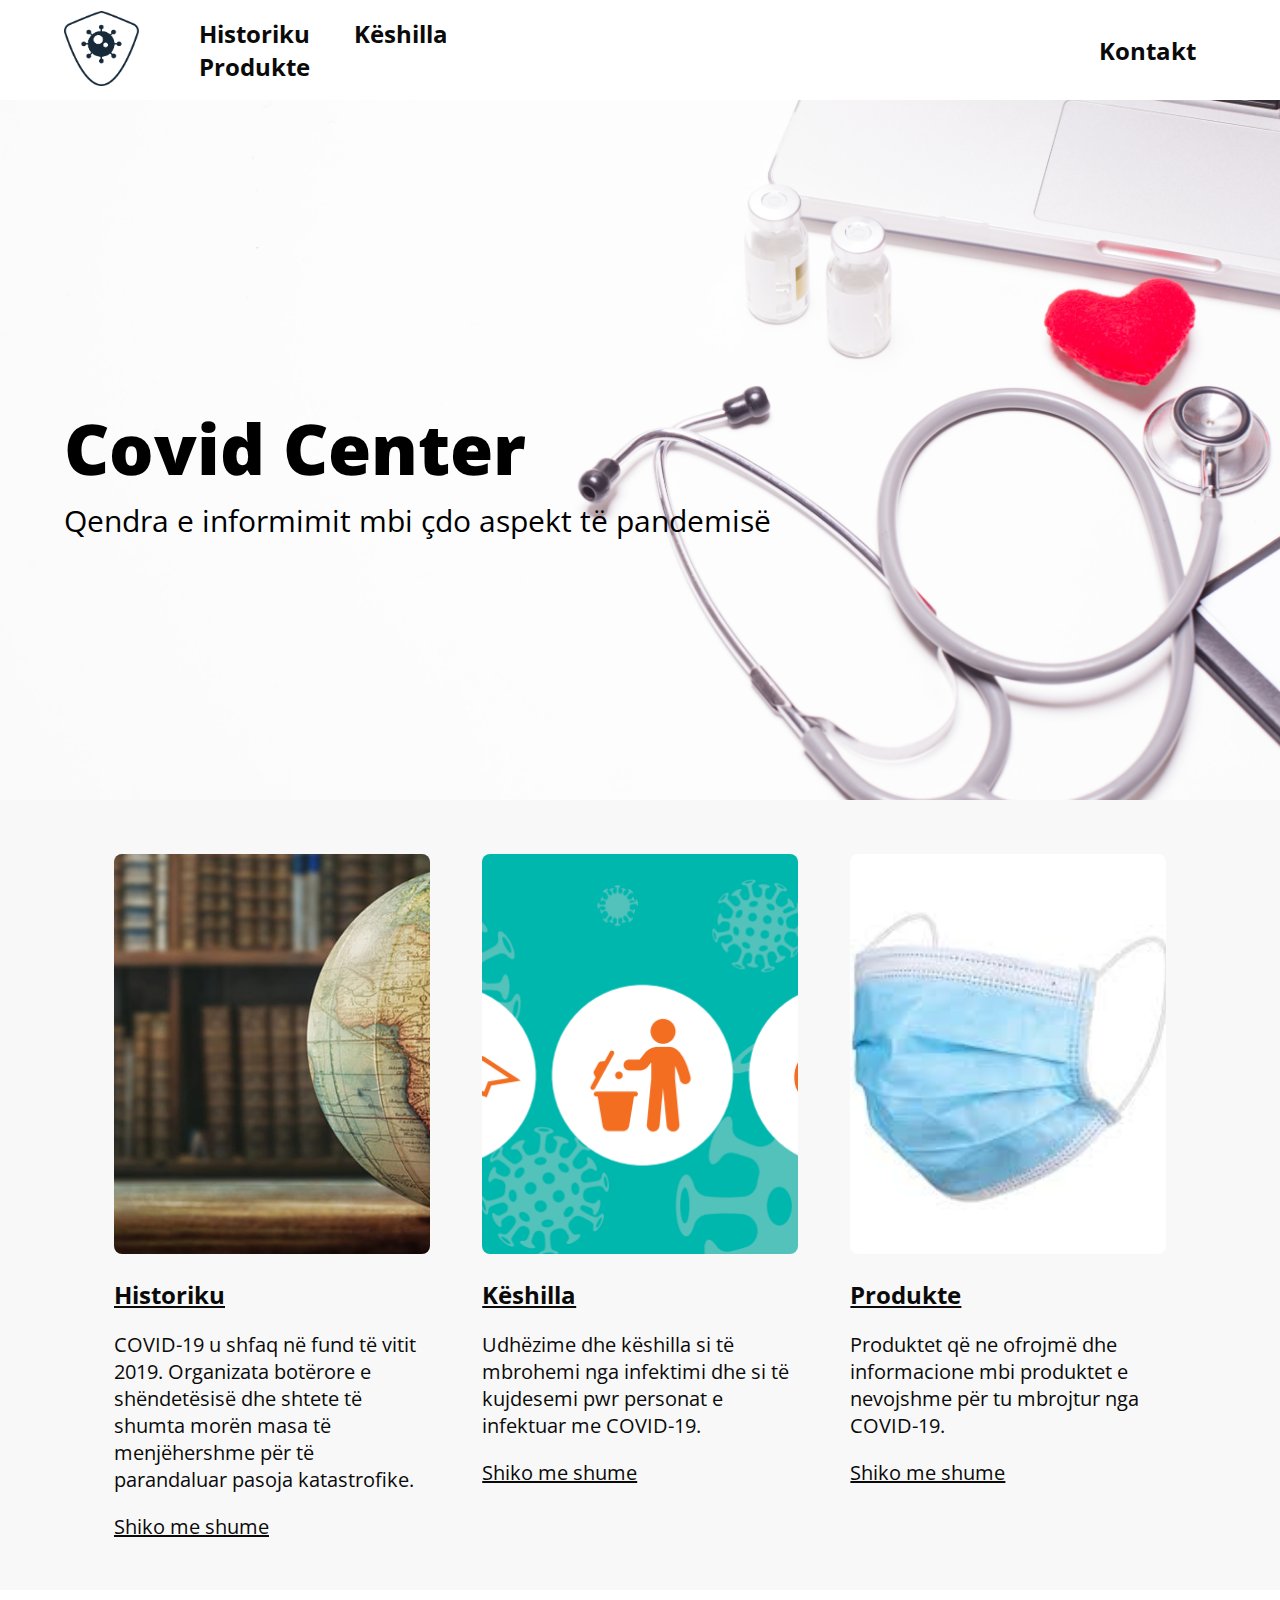
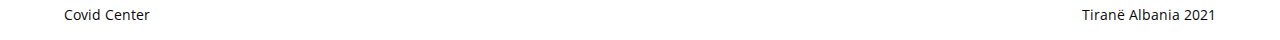
<file: index.html>
<!DOCTYPE html>
<html lang="en" dir="ltr">
  <head>
    <meta charset="utf-8" />
    <title>Covid-Center</title>
    <link rel="preconnect" href="https://fonts.googleapis.com" />
    <link rel="preconnect" href="https://fonts.gstatic.com" crossorigin />
    <link
      href="https://fonts.googleapis.com/css2?family=Open+Sans&display=swap"
      rel="stylesheet"
    />
    <link rel="stylesheet" href="./styles/style.css" />
  </head>
  <body>
    <div class="navbar">
      <div class="left-nav">
        <div class="brand-icon">
          <a href="index.html"><img src="./images/brand.png" alt="logo" /></a>
        </div>
        <div class="nav-links">
          <a href="historiku.html">Historiku</a>
          <a href="keshilla.html">Këshilla</a>
          <a href="produkte.html">Produkte</a>
        </div>
      </div>
      <div class="right-nav">
        <div class="nav-links">
          <a href="#">Kontakt</a>
        </div>
      </div>
    </div>

    <div class="hero-section">
      <img class="hero-image" src="./images/hero-image.jpg" alt="hero-image" />
      <div class="hero-text">
        <h1 class="hero-title">Covid Center</h1>
        <p class="hero-desc">Qendra e informimit mbi çdo aspekt të pandemisë</p>
      </div>
    </div>
    <div class="container">
      <div class="section-cards">
        <div class="card">
          <a href="historiku.html"><img src="./images/History.jpg" alt="" /></a>
          <div class="content">
            <a href="historiku.html"><h2>Historiku</h2></a>
            <p>
              COVID-19 u shfaq në fund të vitit 2019. Organizata botërore e
              shëndetësisë dhe shtete të shumta morën masa të menjëhershme për
              të parandaluar pasoja katastrofike.
            </p>
            <a href="historiku.html">Shiko me shume</a>
          </div>
        </div>
        <div class="card">
          <a href="keshilla.html"><img src="./images/kwshilla.png" alt="" /></a>
          <div class="content">
            <a href="keshilla.html"><h2>Këshilla</h2></a>
            <p>
              Udhëzime dhe këshilla si të mbrohemi nga infektimi dhe si të
              kujdesemi pwr personat e infektuar me COVID-19.
            </p>
            <a href="keshilla.html">Shiko me shume</a>
          </div>
        </div>
        <div class="card">
          <a href="produkte.html"><img src="./images/maska2.jpg" alt="" /></a>
          <div class="content">
            <a href="produkte.html"><h2>Produkte</h2></a>
            <p>
              Produktet që ne ofrojmë dhe informacione mbi produktet e nevojshme
              për tu mbrojtur nga COVID-19.
            </p>
            <a href="produkte.html">Shiko me shume</a>
          </div>
        </div>
      </div>
    </div>

    <div class="section-footer">
      <div class="left-side">
        <p>Covid Center</p>
      </div>
      <div class="right-side">
        <p>Tiranë Albania 2021</p>
      </div>
    </div>
  </body>
</html>
</file>
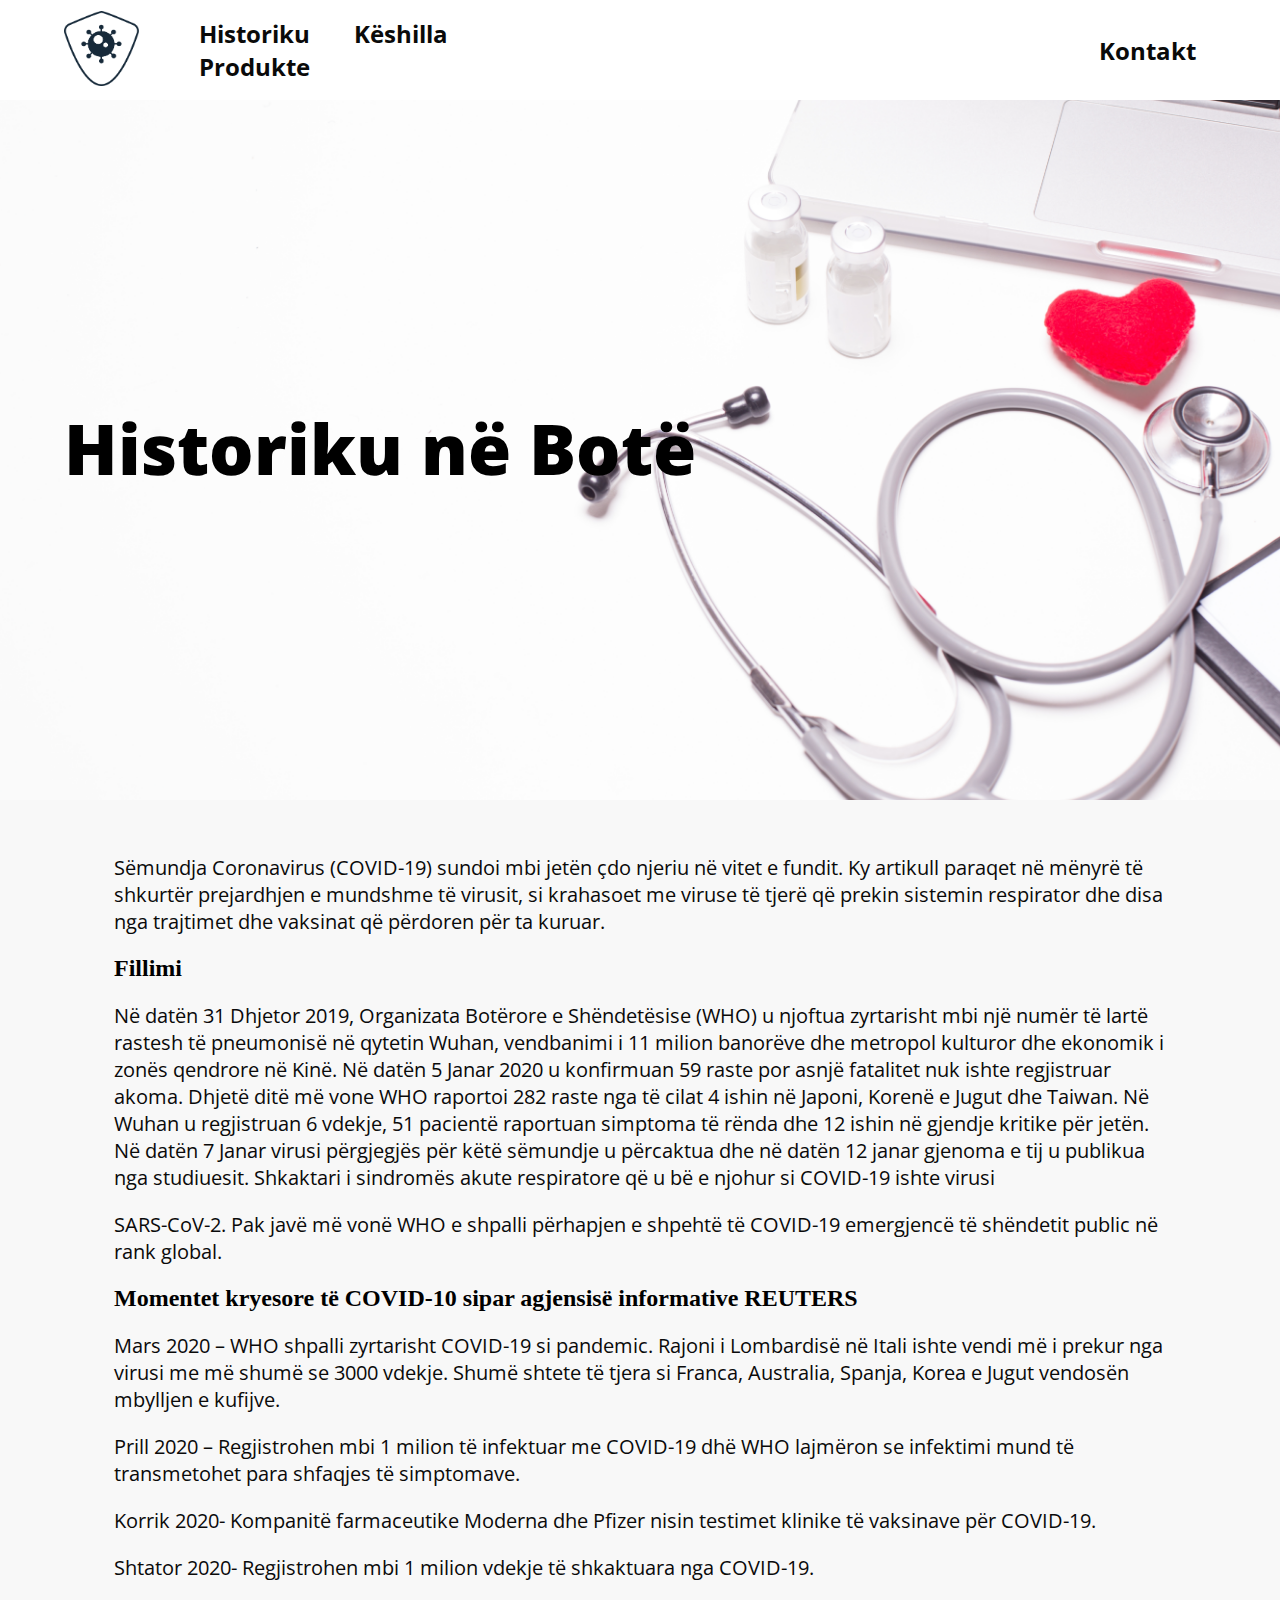
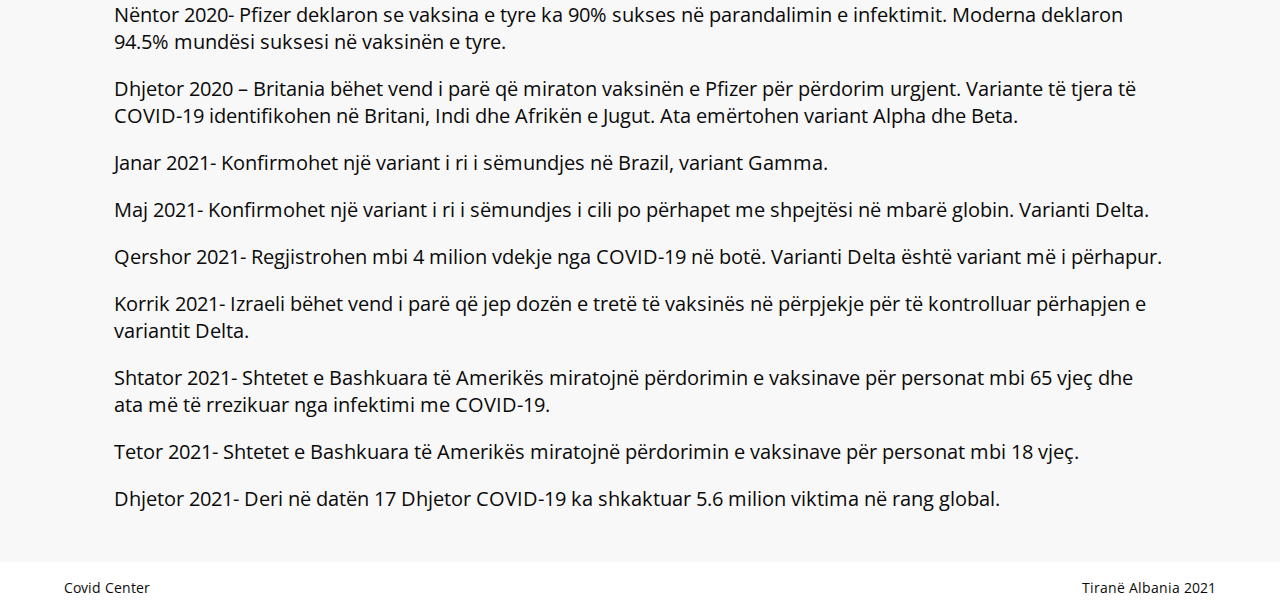
<file: bote.html>
<!DOCTYPE html>
<html lang="en" dir="ltr">
  <head>
    <meta charset="utf-8" />
    <title>Covid-Center</title>
    <link rel="preconnect" href="https://fonts.googleapis.com" />
    <link rel="preconnect" href="https://fonts.gstatic.com" crossorigin />
    <link
      href="https://fonts.googleapis.com/css2?family=Open+Sans&display=swap"
      rel="stylesheet"
    />
    <link rel="stylesheet" href="./styles/bote.css" />
  </head>
  <body>
    <div class="navbar">
      <div class="left-nav">
        <div class="brand-icon">
          <a href="index.html"><img src="./images/brand.png" alt="logo" /></a>
        </div>
        <div class="nav-links">
          <a href="historiku.html">Historiku</a>
          <a href="keshilla.html">Këshilla</a>
          <a href="produkte.html">Produkte</a>
        </div>
      </div>
      <div class="right-nav">
        <div class="nav-links">
          <a href="#">Kontakt</a>
        </div>
      </div>
    </div>

    <div class="hero-section">
      <img class="hero-image" src="./images/hero-image.jpg" alt="hero-image" />
      <div class="hero-text">
        <h1 class="hero-title">Historiku në Botë</h1>
      </div>
    </div>
    <div class="container">
      <div class="info-section">
        <div class="info-text">
          <p>
            Sëmundja Coronavirus (COVID-19) sundoi mbi jetën ҫdo njeriu në vitet
            e fundit. Ky artikull paraqet në mënyrë të shkurtër prejardhjen e
            mundshme të virusit, si krahasoet me viruse të tjerë që prekin
            sistemin respirator dhe disa nga trajtimet dhe vaksinat që përdoren
            për ta kuruar.
          </p>
          <h2>Fillimi</h2>
          <p>
            Në datën 31 Dhjetor 2019, Organizata Botërore e Shëndetësise (WHO) u
            njoftua zyrtarisht mbi një numër të lartë rastesh të pneumonisë në
            qytetin Wuhan, vendbanimi i 11 milion banorëve dhe metropol kulturor
            dhe ekonomik i zonës qendrore në Kinë. Në datën 5 Janar 2020 u
            konfirmuan 59 raste por asnjë fatalitet nuk ishte regjistruar akoma.
            Dhjetë ditë më vone WHO raportoi 282 raste nga të cilat 4 ishin në
            Japoni, Korenë e Jugut dhe Taiwan. Në Wuhan u regjistruan 6 vdekje,
            51 pacientë raportuan simptoma të rënda dhe 12 ishin në gjendje
            kritike për jetën. Në datën 7 Janar virusi përgjegjës për këtë
            sëmundje u përcaktua dhe në datën 12 janar gjenoma e tij u publikua
            nga studiuesit. Shkaktari i sindromës akute respiratore që u bë e
            njohur si COVID-19 ishte virusi
          </p>
          <p>
            SARS-CoV-2. Pak javë më vonë WHO e shpalli përhapjen e shpehtë të
            COVID-19 emergjencë të shëndetit public në rank global.
          </p>
          <h2>
            Momentet kryesore të COVID-10 sipar agjensisë informative REUTERS
          </h2>
          <p>
            Mars 2020 – WHO shpalli zyrtarisht COVID-19 si pandemic. Rajoni i
            Lombardisë në Itali ishte vendi më i prekur nga virusi me më shumë
            se 3000 vdekje. Shumë shtete të tjera si Franca, Australia, Spanja,
            Korea e Jugut vendosën mbylljen e kufijve.
          </p>
          <p>
            Prill 2020 – Regjistrohen mbi 1 milion të infektuar me COVID-19 dhë
            WHO lajmëron se infektimi mund të transmetohet para shfaqjes të
            simptomave.
          </p>
          <p>
            Korrik 2020- Kompanitë farmaceutike Moderna dhe Pfizer nisin
            testimet klinike të vaksinave për COVID-19.
          </p>
          <p>
            Shtator 2020- Regjistrohen mbi 1 milion vdekje të shkaktuara nga
            COVID-19.
          </p>
          <p>
            Nëntor 2020- Pfizer deklaron se vaksina e tyre ka 90% sukses në
            parandalimin e infektimit. Moderna deklaron 94.5% mundësi suksesi në
            vaksinën e tyre.
          </p>
          <p>
            Dhjetor 2020 – Britania bëhet vend i parë që miraton vaksinën e
            Pfizer për përdorim urgjent. Variante të tjera të COVID-19
            identifikohen në Britani, Indi dhe Afrikën e Jugut. Ata emërtohen
            variant Alpha dhe Beta.
          </p>
          <p>
            Janar 2021- Konfirmohet një variant i ri i sëmundjes në Brazil,
            variant Gamma.
          </p>
          <p>
            Maj 2021- Konfirmohet një variant i ri i sëmundjes i cili po
            përhapet me shpejtësi në mbarë globin. Varianti Delta.
          </p>
          <p>
            Qershor 2021- Regjistrohen mbi 4 milion vdekje nga COVID-19 në botë.
            Varianti Delta është variant më i përhapur.
          </p>
          <p>
            Korrik 2021- Izraeli bëhet vend i parë që jep dozën e tretë të
            vaksinës në përpjekje për të kontrolluar përhapjen e variantit
            Delta.
          </p>
          <p>
            Shtator 2021- Shtetet e Bashkuara të Amerikës miratojnë përdorimin e
            vaksinave për personat mbi 65 vjeç dhe ata më të rrezikuar nga
            infektimi me COVID-19.
          </p>
          <p>
            Tetor 2021- Shtetet e Bashkuara të Amerikës miratojnë përdorimin e
            vaksinave për personat mbi 18 vjeç.
          </p>
          <p>
            Dhjetor 2021- Deri në datën 17 Dhjetor COVID-19 ka shkaktuar 5.6
            milion viktima në rang global.
          </p>
        </div>
      </div>
    </div>

    <div class="section-footer">
      <div class="left-side">
        <p>Covid Center</p>
      </div>
      <div class="right-side">
        <p>Tiranë Albania 2021</p>
      </div>
    </div>
  </body>
</html>
</file>
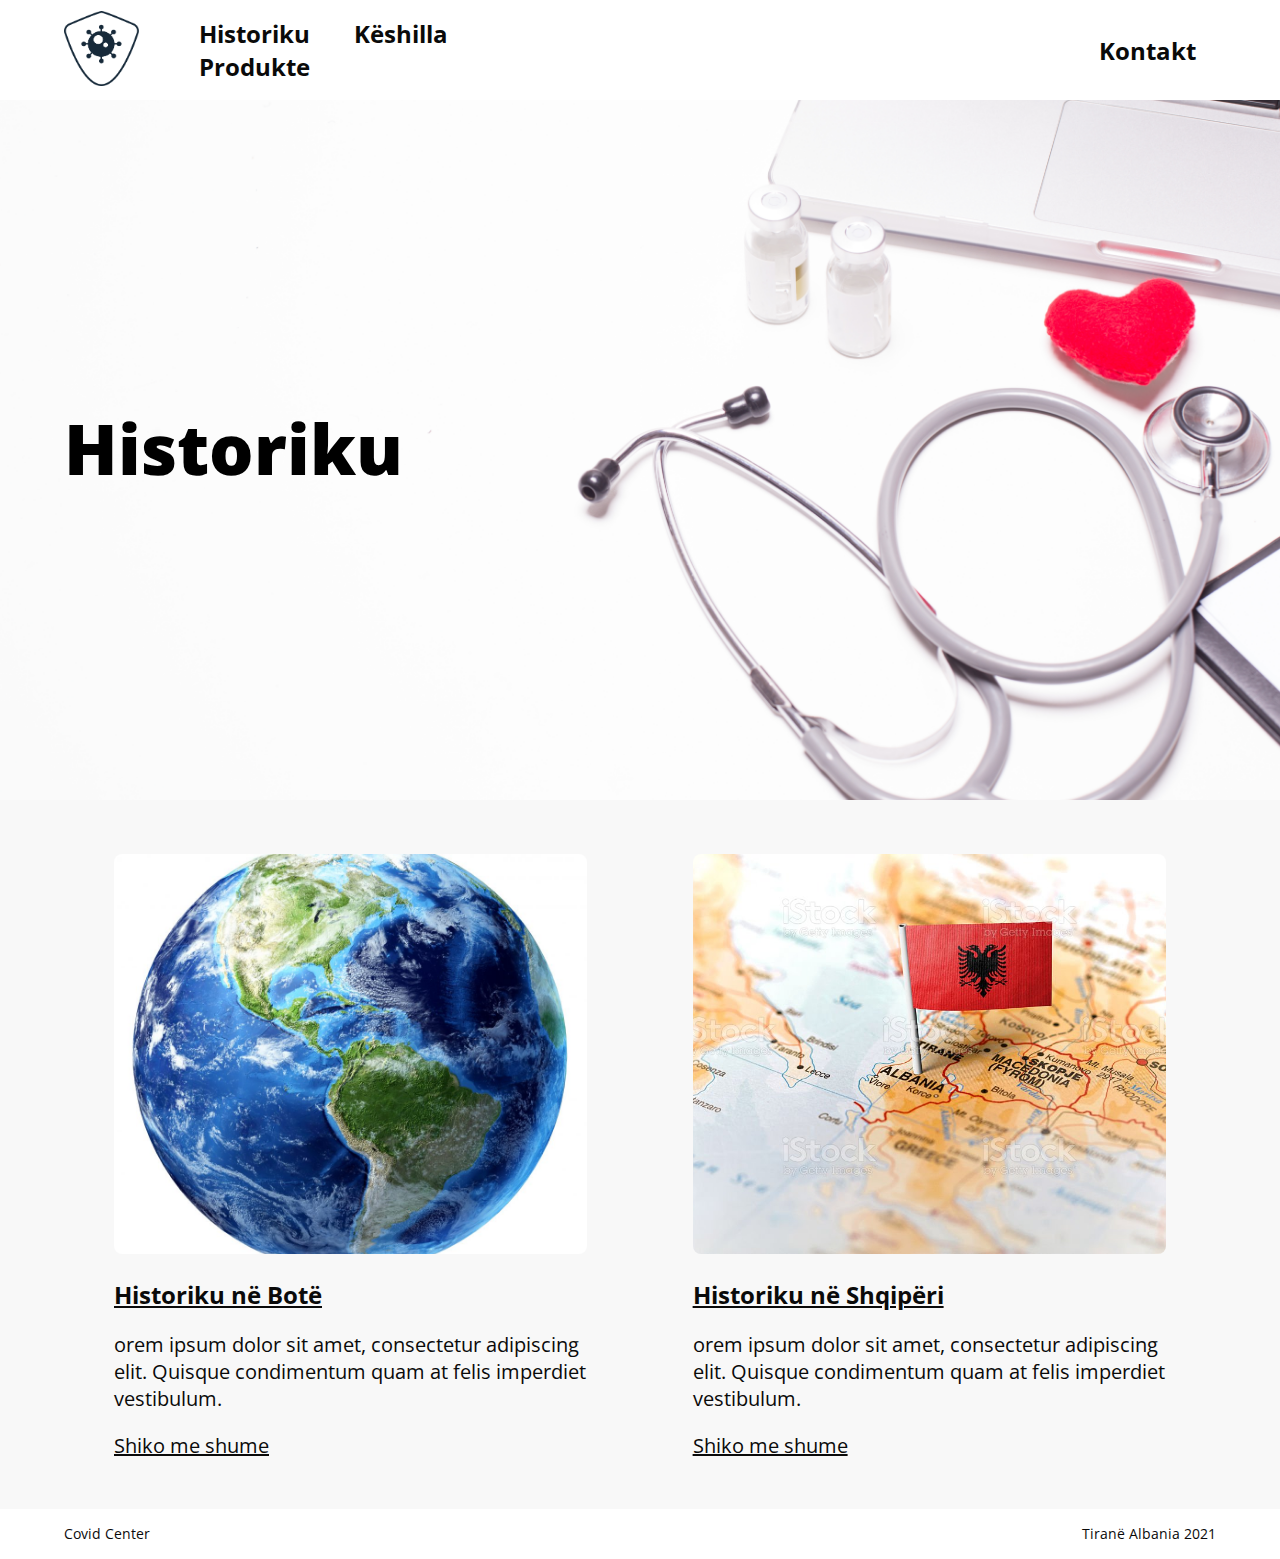
<file: historiku.html>
<!DOCTYPE html>
<html lang="en" dir="ltr">
  <head>
    <meta charset="utf-8" />
    <title>Covid-Center</title>
    <link rel="preconnect" href="https://fonts.googleapis.com" />
    <link rel="preconnect" href="https://fonts.gstatic.com" crossorigin />
    <link
      href="https://fonts.googleapis.com/css2?family=Open+Sans&display=swap"
      rel="stylesheet"
    />
    <link rel="stylesheet" href="./styles/historiku.css" />
  </head>
  <body>
    <div class="navbar">
      <div class="left-nav">
        <div class="brand-icon">
          <a href="index.html"><img src="./images/brand.png" alt="logo" /></a>
        </div>
        <div class="nav-links">
          <a href="historiku.html">Historiku</a>
          <a href="keshilla.html">Këshilla</a>
          <a href="produkte.html">Produkte</a>
        </div>
      </div>
      <div class="right-nav">
        <div class="nav-links">
          <a href="#">Kontakt</a>
        </div>
      </div>
    </div>

    <div class="hero-section">
      <img class="hero-image" src="./images/hero-image.jpg" alt="hero-image" />
      <div class="hero-text">
        <h1 class="hero-title">Historiku</h1>
      </div>
    </div>
    <div class="container">
      <div class="section-cards">
        <div class="card">
          <a href="bote.html"><img src="./images/glob.jpg" alt="" /></a>
          <div class="content">
            <a href="bote.html"><h2>Historiku në Botë</h2></a>
            <p>
              orem ipsum dolor sit amet, consectetur adipiscing elit. Quisque
              condimentum quam at felis imperdiet vestibulum.
            </p>
            <a href="bote.html">Shiko me shume</a>
          </div>
        </div>
        <div class="card">
          <a href="shqiperi.html"><img src="./images/alb.jpg" alt="" /></a>
          <div class="content">
            <a href="shqiperi.html"><h2>Historiku në Shqipëri</h2></a>
            <p>
              orem ipsum dolor sit amet, consectetur adipiscing elit. Quisque
              condimentum quam at felis imperdiet vestibulum.
            </p>
            <a href="shqiperi.html">Shiko me shume</a>
          </div>
        </div>
      </div>
    </div>

    <div class="section-footer">
      <div class="left-side">
        <p>Covid Center</p>
      </div>
      <div class="right-side">
        <p>Tiranë Albania 2021</p>
      </div>
    </div>
  </body>
</html>
</file>
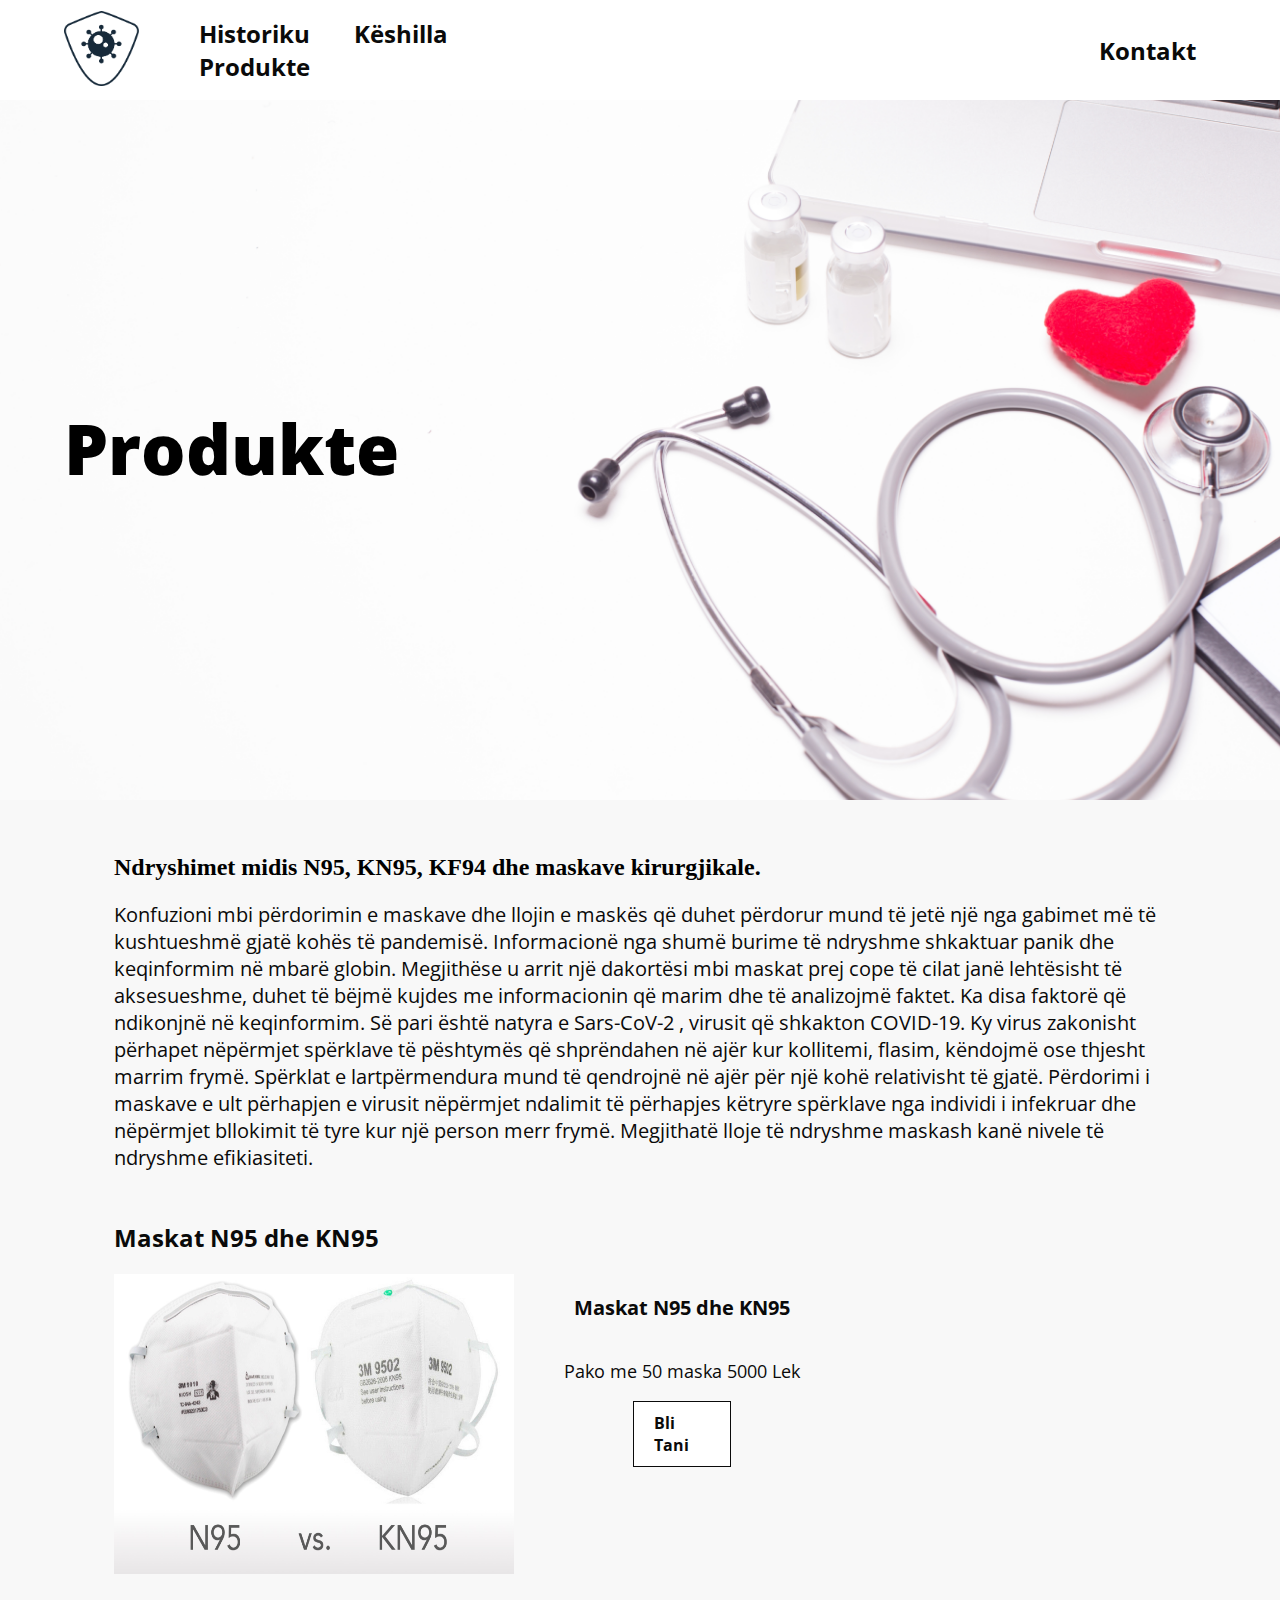
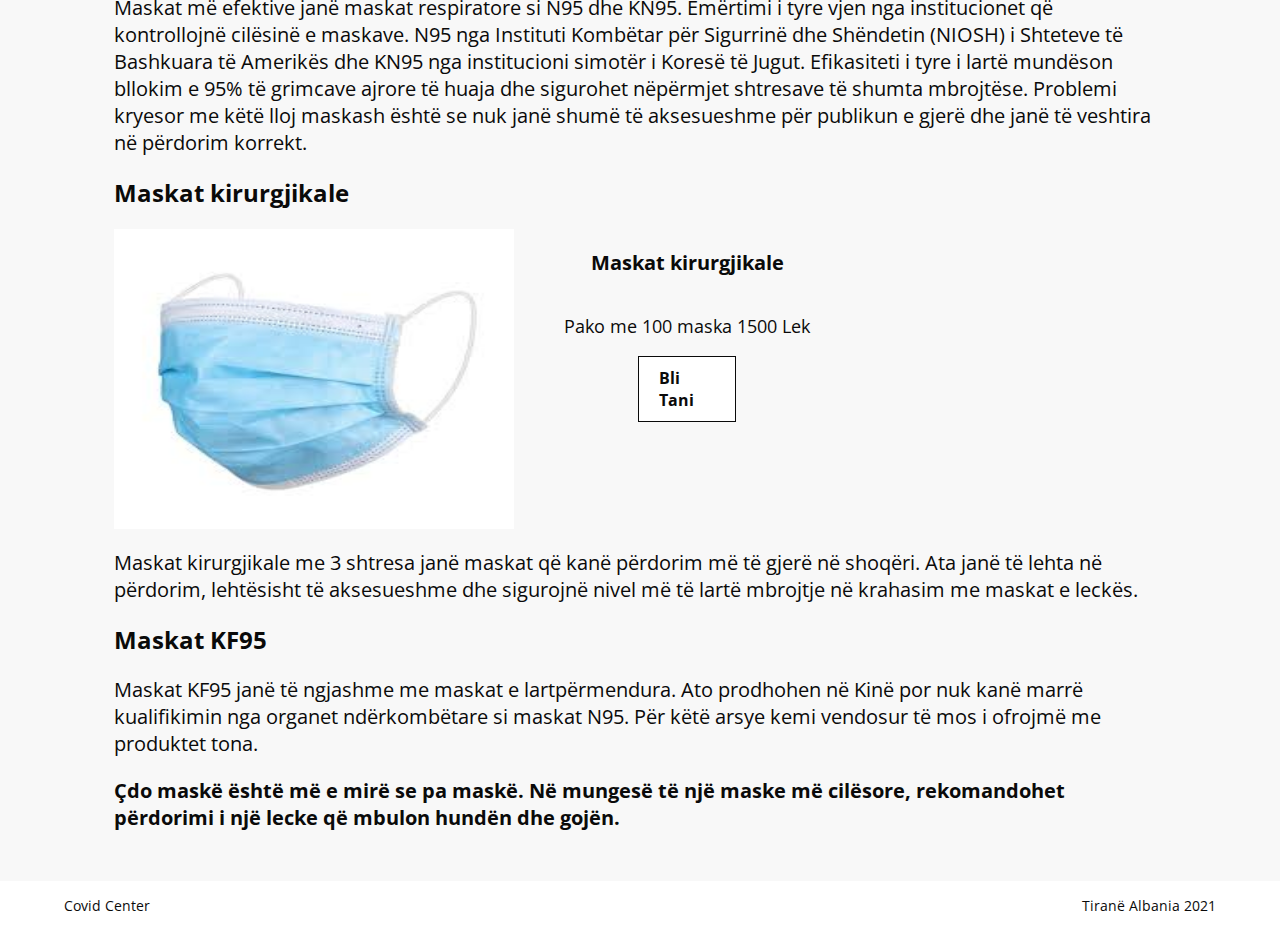
<file: produkte.html>
<!DOCTYPE html>
<html lang="en" dir="ltr">
  <head>
    <meta charset="utf-8" />
    <title>Covid-Center</title>
    <link rel="preconnect" href="https://fonts.googleapis.com" />
    <link rel="preconnect" href="https://fonts.gstatic.com" crossorigin />
    <link
      href="https://fonts.googleapis.com/css2?family=Open+Sans&display=swap"
      rel="stylesheet"
    />
    <link rel="stylesheet" href="./styles/produkte.css" />
  </head>
  <body>
    <div class="navbar">
      <div class="left-nav">
        <div class="brand-icon">
          <a href="index.html"><img src="./images/brand.png" alt="logo" /></a>
        </div>
        <div class="nav-links">
          <a href="historiku.html">Historiku</a>
          <a href="keshilla.html">Këshilla</a>
          <a href="produkte.html">Produkte</a>
        </div>
      </div>
      <div class="right-nav">
        <div class="nav-links">
          <a href="#">Kontakt</a>
        </div>
      </div>
    </div>

    <div class="hero-section">
      <img class="hero-image" src="./images/hero-image.jpg" alt="hero-image" />
      <div class="hero-text">
        <h1 class="hero-title">Produkte</h1>
      </div>
    </div>
    <div class="container">
      <div class="info-section">
        <div class="info-text">
          <h2>Ndryshimet midis N95, KN95, KF94 dhe maskave kirurgjikale.</h2>
          <p>
            Konfuzioni mbi përdorimin e maskave dhe llojin e maskës që duhet
            përdorur mund të jetë një nga gabimet më të kushtueshmë gjatë kohës
            të pandemisë. Informacionë nga shumë burime të ndryshme shkaktuar
            panik dhe keqinformim në mbarë globin. Megjithëse u arrit një
            dakortësi mbi maskat prej cope të cilat janë lehtësisht të
            aksesueshme, duhet të bëjmë kujdes me informacionin që marim dhe të
            analizojmë faktet. Ka disa faktorë që ndikonjnë në keqinformim. Së
            pari është natyra e Sars-CoV-2 , virusit që shkakton COVID-19. Ky
            virus zakonisht përhapet nëpërmjet spërklave të pështymës që
            shprëndahen në ajër kur kollitemi, flasim, këndojmë ose thjesht
            marrim frymë. Spërklat e lartpërmendura mund të qendrojnë në ajër
            për një kohë relativisht të gjatë. Përdorimi i maskave e ult
            përhapjen e virusit nëpërmjet ndalimit të përhapjes këtryre
            spërklave nga individi i infekruar dhe nëpërmjet bllokimit të tyre
            kur një person merr frymë. Megjithatë lloje të ndryshme maskash kanë
            nivele të ndryshme efikiasiteti.
          </p>
        </div>
      </div>
      <div class="products-section">
        <div class="product">
          <h2>Maskat N95 dhe KN95</h2>
          <div class="info">
            <img src="./images/maskak95.jpg" />
            <div class="info-text">
              <h3>Maskat N95 dhe KN95</h3>
              <p>Pako me 50 maska 5000 Lek</p>
              <div class="buy-btn">Bli Tani</div>
            </div>
          </div>
          <p>
            Maskat më efektive janë maskat respiratore si N95 dhe KN95. Emërtimi
            i tyre vjen nga institucionet që kontrollojnë cilësinë e maskave.
            N95 nga Instituti Kombëtar për Sigurrinë dhe Shëndetin (NIOSH) i
            Shteteve të Bashkuara të Amerikës dhe KN95 nga institucioni simotër
            i Koresë të Jugut. Efikasiteti i tyre i lartë mundëson bllokim e 95%
            të grimcave ajrore të huaja dhe sigurohet nëpërmjet shtresave të
            shumta mbrojtëse. Problemi kryesor me këtë lloj maskash është se nuk
            janë shumë të aksesueshme për publikun e gjerë dhe janë të veshtira
            në përdorim korrekt.
          </p>
        </div>
        <div class="product">
          <h2>Maskat kirurgjikale</h2>
          <div class="info">
            <img src="./images/maska2.jpg" />
            <div class="info-text">
              <h3>Maskat kirurgjikale</h3>
              <p>Pako me 100 maska 1500 Lek</p>
              <div class="buy-btn">Bli Tani</div>
            </div>
          </div>
          <p>
            Maskat kirurgjikale me 3 shtresa janë maskat që kanë përdorim më të
            gjerë në shoqëri. Ata janë të lehta në përdorim, lehtësisht të
            aksesueshme dhe sigurojnë nivel më të lartë mbrojtje në krahasim me
            maskat e leckës.
          </p>
        </div>
        <div class="product">
          <h2>Maskat KF95</h2>
          <p>
            Maskat KF95 janë të ngjashme me maskat e lartpërmendura. Ato
            prodhohen në Kinë por nuk kanë marrë kualifikimin nga organet
            ndërkombëtare si maskat N95. Për këtë arsye kemi vendosur të mos i
            ofrojmë me produktet tona.
          </p>
          <p style="font-weight: bold">
            Çdo maskë është më e mirë se pa maskë. Në mungesë të një maske më
            cilësore, rekomandohet përdorimi i një lecke që mbulon hundën dhe
            gojën.
          </p>
        </div>
      </div>
    </div>

    <div class="section-footer">
      <div class="left-side">
        <p>Covid Center</p>
      </div>
      <div class="right-side">
        <p>Tiranë Albania 2021</p>
      </div>
    </div>
  </body>
</html>
</file>
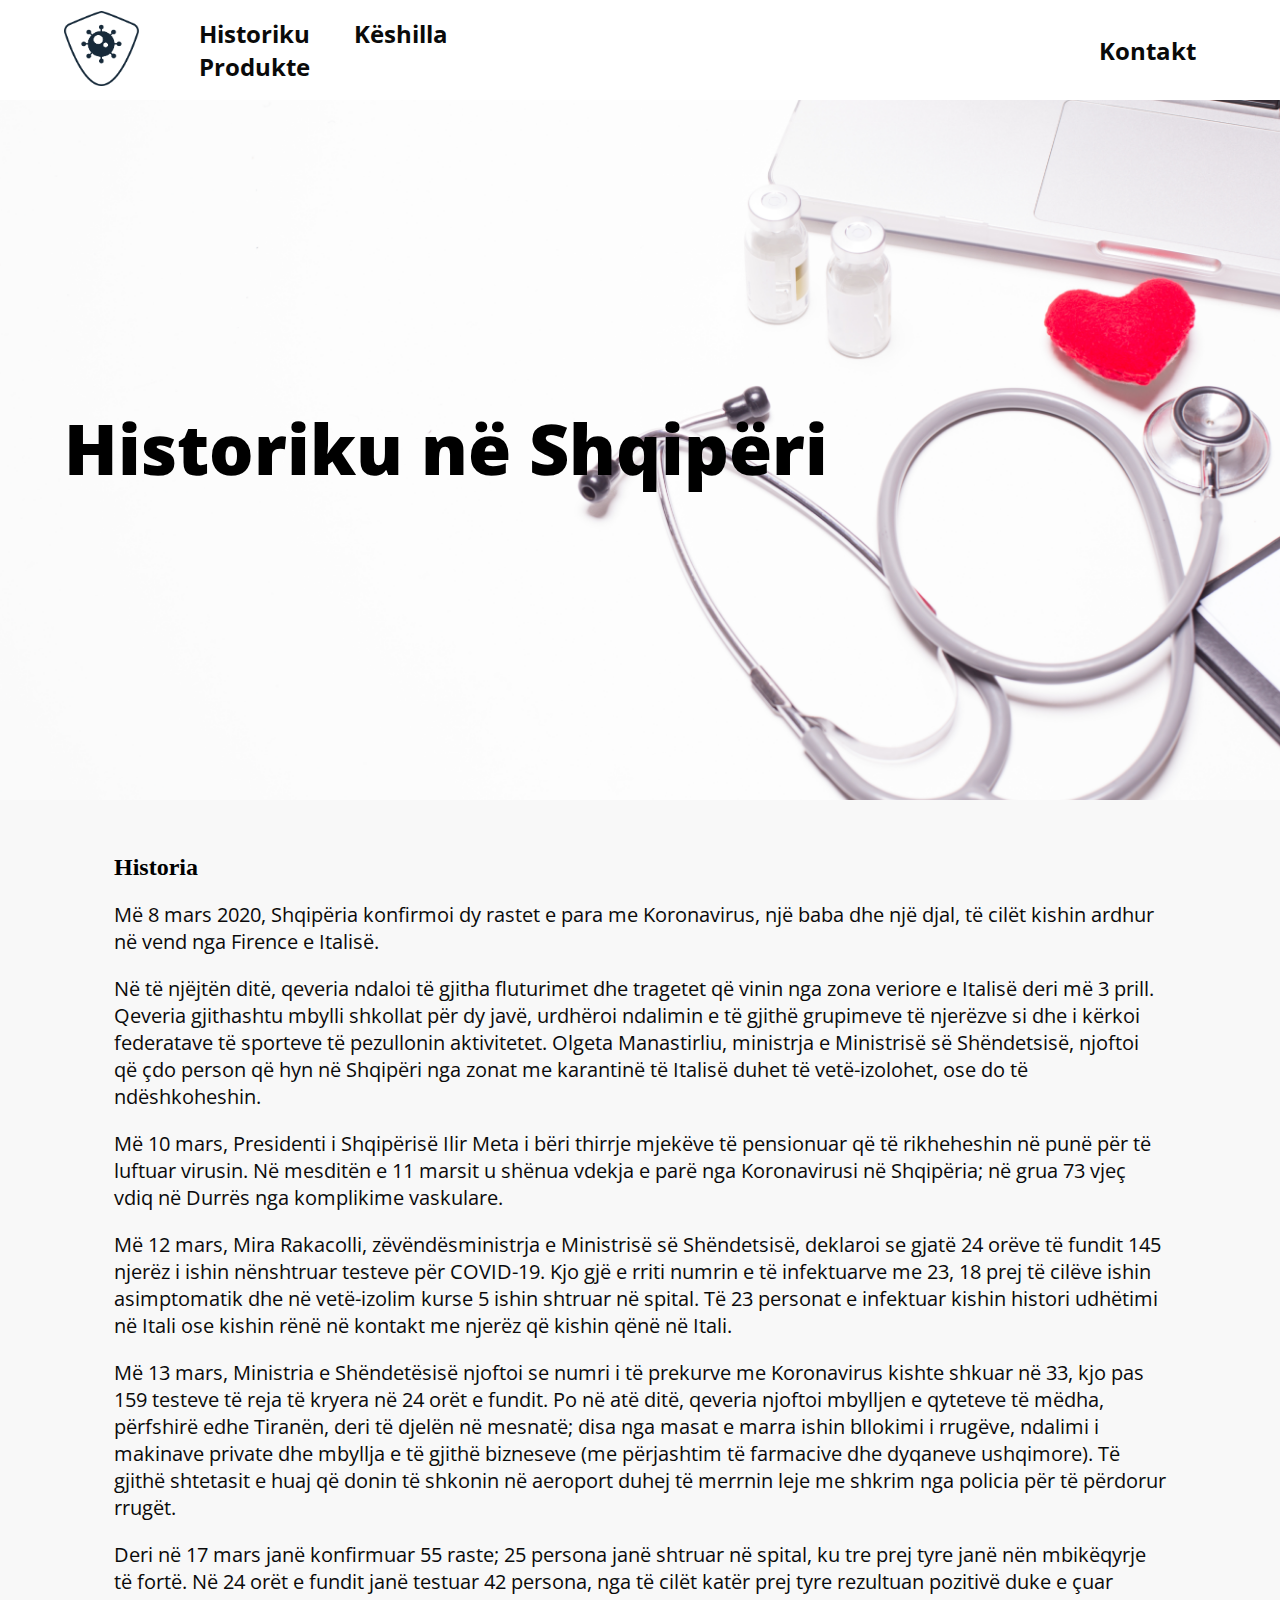
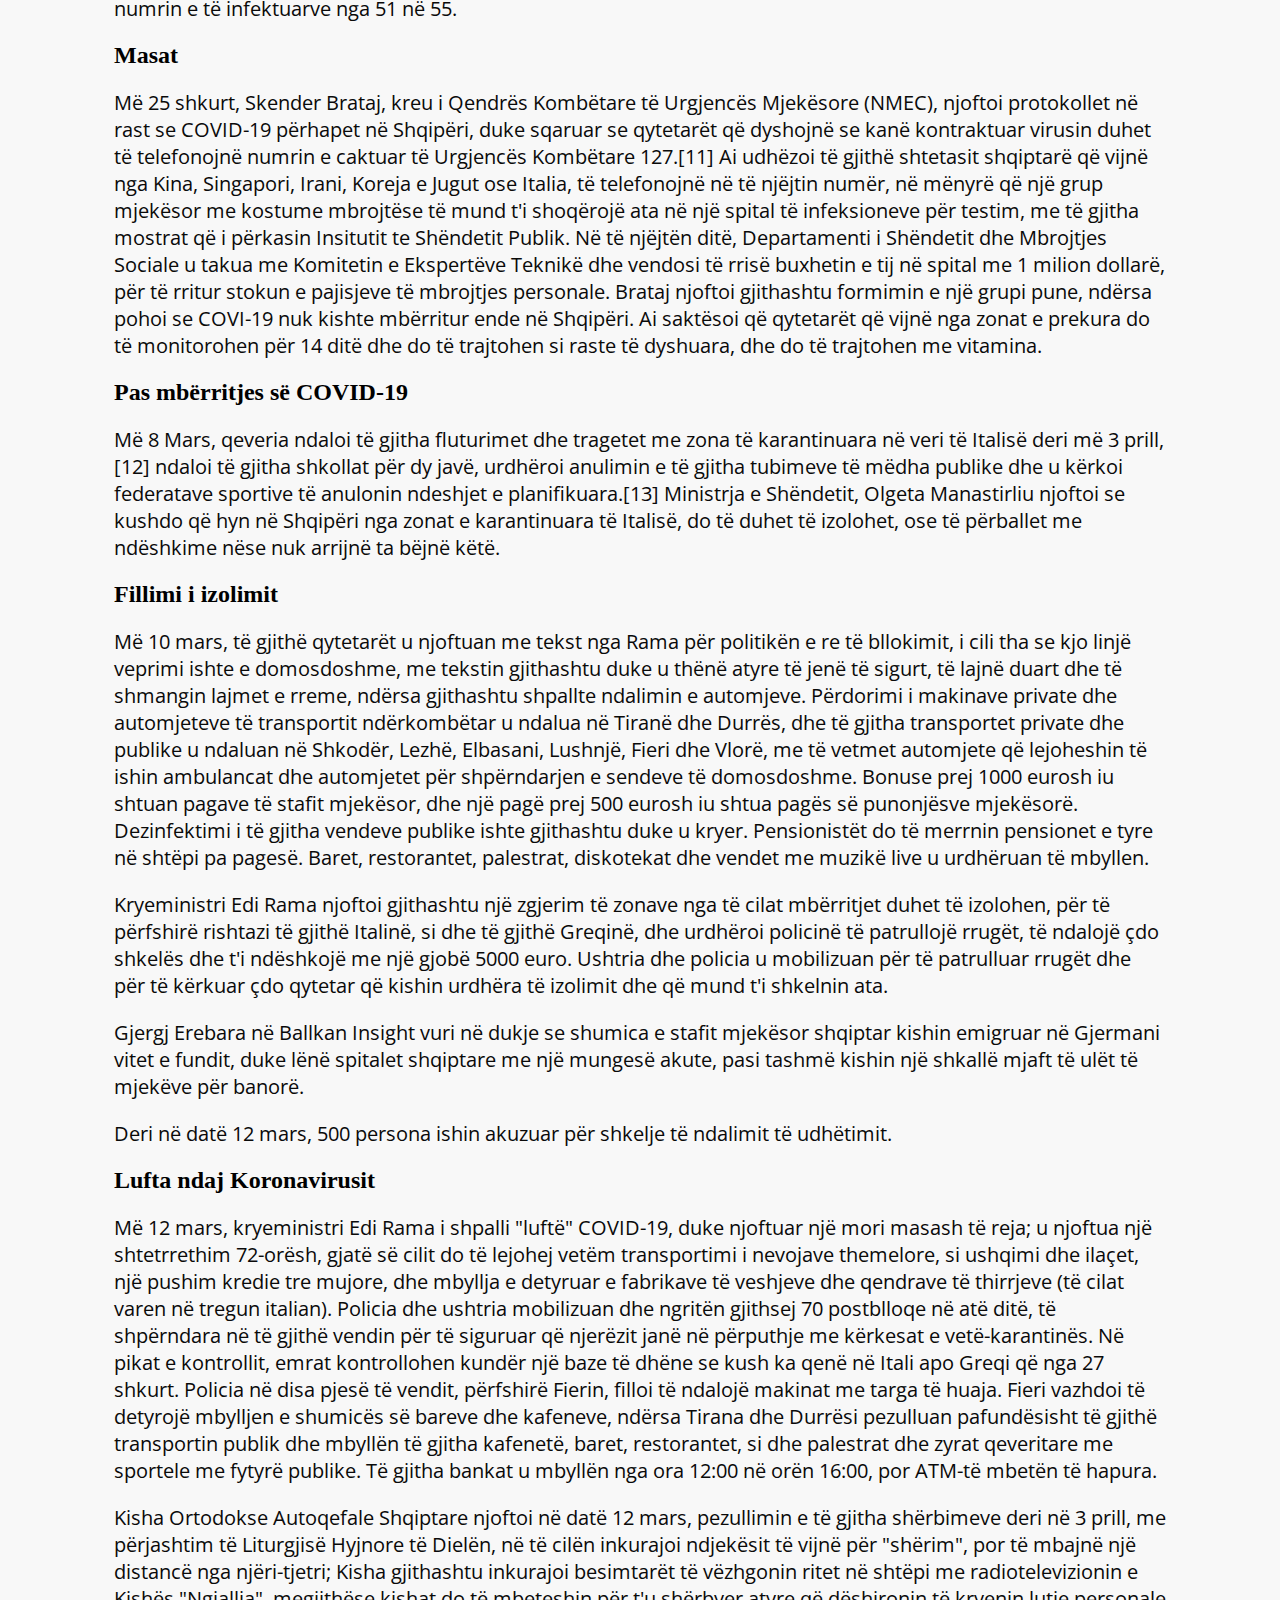
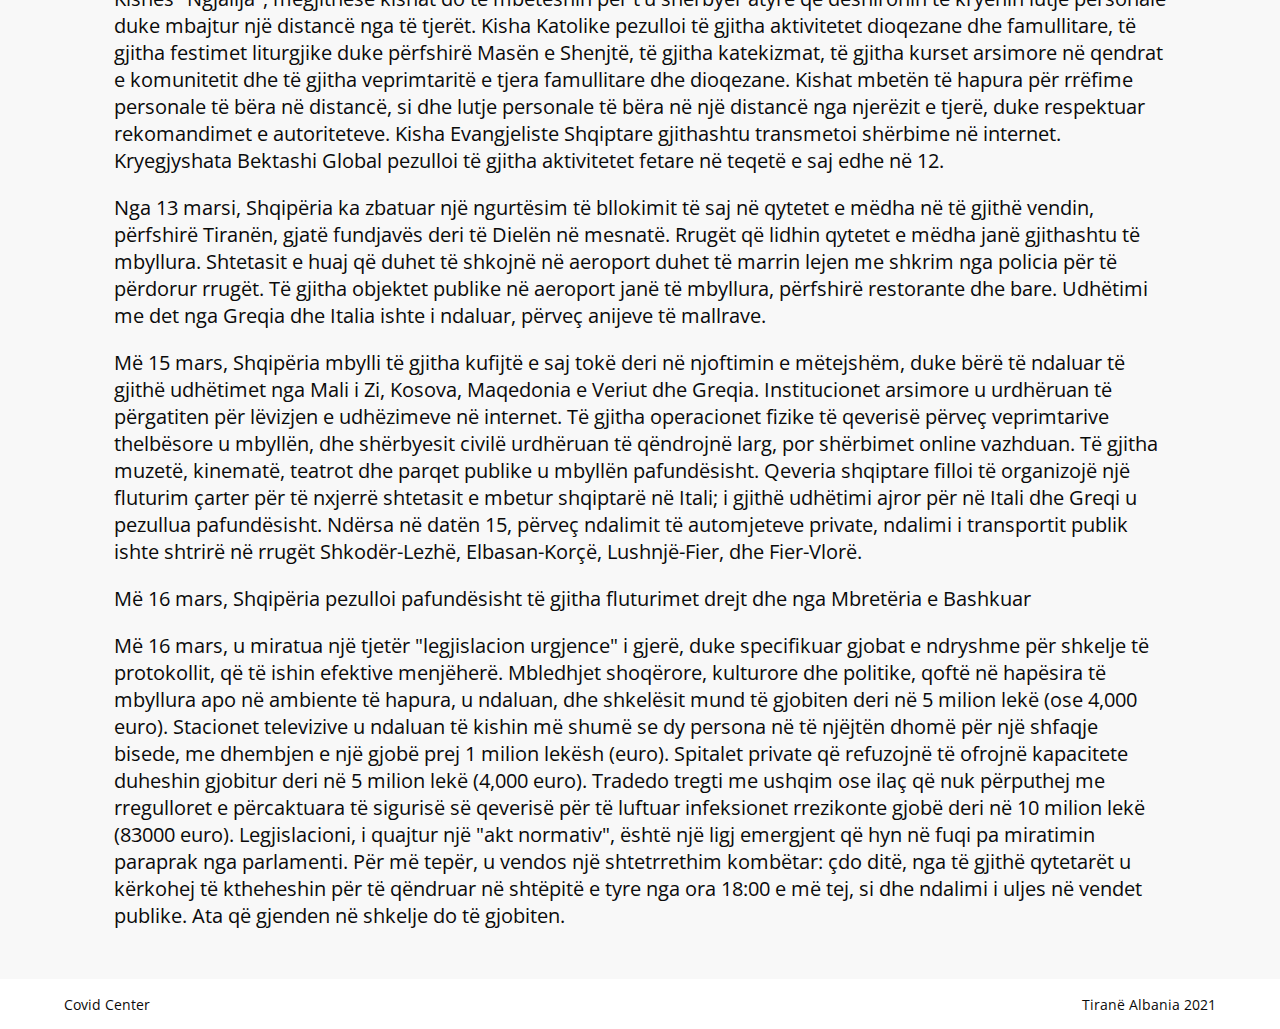
<file: shqiperi.html>
<!DOCTYPE html>
<html lang="en" dir="ltr">
  <head>
    <meta charset="utf-8" />
    <title>Covid-Center</title>
    <link rel="preconnect" href="https://fonts.googleapis.com" />
    <link rel="preconnect" href="https://fonts.gstatic.com" crossorigin />
    <link
      href="https://fonts.googleapis.com/css2?family=Open+Sans&display=swap"
      rel="stylesheet"
    />
    <link rel="stylesheet" href="./styles/bote.css" />
  </head>
  <body>
    <div class="navbar">
      <div class="left-nav">
        <div class="brand-icon">
          <a href="index.html"><img src="./images/brand.png" alt="logo" /></a>
        </div>
        <div class="nav-links">
          <a href="historiku.html">Historiku</a>
          <a href="keshilla.html">Këshilla</a>
          <a href="produkte.html">Produkte</a>
        </div>
      </div>
      <div class="right-nav">
        <div class="nav-links">
          <a href="#">Kontakt</a>
        </div>
      </div>
    </div>

    <div class="hero-section">
      <img class="hero-image" src="./images/hero-image.jpg" alt="hero-image" />
      <div class="hero-text">
        <h1 class="hero-title">Historiku në Shqipëri</h1>
      </div>
    </div>
    <div class="container">
      <div class="info-section">
        <div class="info-text">
          <h2>Historia</h2>
          <p>
            Më 8 mars 2020, Shqipëria konfirmoi dy rastet e para me Koronavirus,
            një baba dhe një djal, të cilët kishin ardhur në vend nga Firence e
            Italisë.
          </p>
          <p>
            Në të njëjtën ditë, qeveria ndaloi të gjitha fluturimet dhe tragetet
            që vinin nga zona veriore e Italisë deri më 3 prill. Qeveria
            gjithashtu mbylli shkollat për dy javë, urdhëroi ndalimin e të
            gjithë grupimeve të njerëzve si dhe i kërkoi federatave të sporteve
            të pezullonin aktivitetet. Olgeta Manastirliu, ministrja e
            Ministrisë së Shëndetsisë, njoftoi që çdo person që hyn në Shqipëri
            nga zonat me karantinë të Italisë duhet të vetë-izolohet, ose do të
            ndëshkoheshin.
          </p>
          <p>
            Më 10 mars, Presidenti i Shqipërisë Ilir Meta i bëri thirrje mjekëve
            të pensionuar që të rikheheshin në punë për të luftuar virusin. Në
            mesditën e 11 marsit u shënua vdekja e parë nga Koronavirusi në
            Shqipëria; në grua 73 vjeç vdiq në Durrës nga komplikime vaskulare.
          </p>
          <p>
            Më 12 mars, Mira Rakacolli, zëvëndësministrja e Ministrisë së
            Shëndetsisë, deklaroi se gjatë 24 orëve të fundit 145 njerëz i ishin
            nënshtruar testeve për COVID-19. Kjo gjë e rriti numrin e të
            infektuarve me 23, 18 prej të cilëve ishin asimptomatik dhe në
            vetë-izolim kurse 5 ishin shtruar në spital. Të 23 personat e
            infektuar kishin histori udhëtimi në Itali ose kishin rënë në
            kontakt me njerëz që kishin qënë në Itali.
          </p>
          <p>
            Më 13 mars, Ministria e Shëndetësisë njoftoi se numri i të prekurve
            me Koronavirus kishte shkuar në 33, kjo pas 159 testeve të reja të
            kryera në 24 orët e fundit. Po në atë ditë, qeveria njoftoi mbylljen
            e qyteteve të mëdha, përfshirë edhe Tiranën, deri të djelën në
            mesnatë; disa nga masat e marra ishin bllokimi i rrugëve, ndalimi i
            makinave private dhe mbyllja e të gjithë bizneseve (me përjashtim të
            farmacive dhe dyqaneve ushqimore). Të gjithë shtetasit e huaj që
            donin të shkonin në aeroport duhej të merrnin leje me shkrim nga
            policia për të përdorur rrugët.
          </p>
          <p>
            Deri në 17 mars janë konfirmuar 55 raste; 25 persona janë shtruar në
            spital, ku tre prej tyre janë nën mbikëqyrje të fortë. Në 24 orët e
            fundit janë testuar 42 persona, nga të cilët katër prej tyre
            rezultuan pozitivë duke e çuar numrin e të infektuarve nga 51 në 55.
          </p>
          <h2>Masat</h2>
          <p>
            Më 25 shkurt, Skender Brataj, kreu i Qendrës Kombëtare të Urgjencës
            Mjekësore (NMEC), njoftoi protokollet në rast se COVID-19 përhapet
            në Shqipëri, duke sqaruar se qytetarët që dyshojnë se kanë
            kontraktuar virusin duhet të telefonojnë numrin e caktuar të
            Urgjencës Kombëtare 127.[11] Ai udhëzoi të gjithë shtetasit
            shqiptarë që vijnë nga Kina, Singapori, Irani, Koreja e Jugut ose
            Italia, të telefonojnë në të njëjtin numër, në mënyrë që një grup
            mjekësor me kostume mbrojtëse të mund t'i shoqërojë ata në një
            spital të infeksioneve për testim, me të gjitha mostrat që i
            përkasin Insitutit te Shëndetit Publik. Në të njëjtën ditë,
            Departamenti i Shëndetit dhe Mbrojtjes Sociale u takua me Komitetin
            e Ekspertëve Teknikë dhe vendosi të rrisë buxhetin e tij në spital
            me 1 milion dollarë, për të rritur stokun e pajisjeve të mbrojtjes
            personale. Brataj njoftoi gjithashtu formimin e një grupi pune,
            ndërsa pohoi se COVI-19 nuk kishte mbërritur ende në Shqipëri. Ai
            saktësoi që qytetarët që vijnë nga zonat e prekura do të monitorohen
            për 14 ditë dhe do të trajtohen si raste të dyshuara, dhe do të
            trajtohen me vitamina.
          </p>
          <h2>Pas mbërritjes së COVID-19</h2>
          <p>
            Më 8 Mars, qeveria ndaloi të gjitha fluturimet dhe tragetet me zona
            të karantinuara në veri të Italisë deri më 3 prill,[12] ndaloi të
            gjitha shkollat për dy javë, urdhëroi anulimin e të gjitha tubimeve
            të mëdha publike dhe u kërkoi federatave sportive të anulonin
            ndeshjet e planifikuara.[13] Ministrja e Shëndetit, Olgeta
            Manastirliu njoftoi se kushdo që hyn në Shqipëri nga zonat e
            karantinuara të Italisë, do të duhet të izolohet, ose të përballet
            me ndëshkime nëse nuk arrijnë ta bëjnë këtë.
          </p>
          <h2>Fillimi i izolimit</h2>
          <p>
            Më 10 mars, të gjithë qytetarët u njoftuan me tekst nga Rama për
            politikën e re të bllokimit, i cili tha se kjo linjë veprimi ishte e
            domosdoshme, me tekstin gjithashtu duke u thënë atyre të jenë të
            sigurt, të lajnë duart dhe të shmangin lajmet e rreme, ndërsa
            gjithashtu shpallte ndalimin e automjeve. Përdorimi i makinave
            private dhe automjeteve të transportit ndërkombëtar u ndalua në
            Tiranë dhe Durrës, dhe të gjitha transportet private dhe publike u
            ndaluan në Shkodër, Lezhë, Elbasani, Lushnjë, Fieri dhe Vlorë, me të
            vetmet automjete që lejoheshin të ishin ambulancat dhe automjetet
            për shpërndarjen e sendeve të domosdoshme. Bonuse prej 1000 eurosh
            iu shtuan pagave të stafit mjekësor, dhe një pagë prej 500 eurosh iu
            shtua pagës së punonjësve mjekësorë. Dezinfektimi i të gjitha
            vendeve publike ishte gjithashtu duke u kryer. Pensionistët do të
            merrnin pensionet e tyre në shtëpi pa pagesë. Baret, restorantet,
            palestrat, diskotekat dhe vendet me muzikë live u urdhëruan të
            mbyllen.
          </p>
          <p>
            Kryeministri Edi Rama njoftoi gjithashtu një zgjerim të zonave nga
            të cilat mbërritjet duhet të izolohen, për të përfshirë rishtazi të
            gjithë Italinë, si dhe të gjithë Greqinë, dhe urdhëroi policinë të
            patrullojë rrugët, të ndalojë çdo shkelës dhe t'i ndëshkojë me një
            gjobë 5000 euro. Ushtria dhe policia u mobilizuan për të patrulluar
            rrugët dhe për të kërkuar çdo qytetar që kishin urdhëra të izolimit
            dhe që mund t'i shkelnin ata.
          </p>
          <p>
            Gjergj Erebara në Ballkan Insight vuri në dukje se shumica e stafit
            mjekësor shqiptar kishin emigruar në Gjermani vitet e fundit, duke
            lënë spitalet shqiptare me një mungesë akute, pasi tashmë kishin një
            shkallë mjaft të ulët të mjekëve për banorë.
          </p>
          <p>
            Deri në datë 12 mars, 500 persona ishin akuzuar për shkelje të
            ndalimit të udhëtimit.
          </p>
          <h2>Lufta ndaj Koronavirusit</h2>
          <p>
            Më 12 mars, kryeministri Edi Rama i shpalli "luftë" COVID-19, duke
            njoftuar një mori masash të reja; u njoftua një shtetrrethim
            72-orësh, gjatë së cilit do të lejohej vetëm transportimi i nevojave
            themelore, si ushqimi dhe ilaçet, një pushim kredie tre mujore, dhe
            mbyllja e detyruar e fabrikave të veshjeve dhe qendrave të thirrjeve
            (të cilat varen në tregun italian). Policia dhe ushtria mobilizuan
            dhe ngritën gjithsej 70 postblloqe në atë ditë, të shpërndara në të
            gjithë vendin për të siguruar që njerëzit janë në përputhje me
            kërkesat e vetë-karantinës. Në pikat e kontrollit, emrat
            kontrollohen kundër një baze të dhëne se kush ka qenë në Itali apo
            Greqi që nga 27 shkurt. Policia në disa pjesë të vendit, përfshirë
            Fierin, filloi të ndalojë makinat me targa të huaja. Fieri vazhdoi
            të detyrojë mbylljen e shumicës së bareve dhe kafeneve, ndërsa
            Tirana dhe Durrësi pezulluan pafundësisht të gjithë transportin
            publik dhe mbyllën të gjitha kafenetë, baret, restorantet, si dhe
            palestrat dhe zyrat qeveritare me sportele me fytyrë publike. Të
            gjitha bankat u mbyllën nga ora 12:00 në orën 16:00, por ATM-të
            mbetën të hapura.
          </p>
          <p>
            Kisha Ortodokse Autoqefale Shqiptare njoftoi në datë 12 mars,
            pezullimin e të gjitha shërbimeve deri në 3 prill, me përjashtim të
            Liturgjisë Hyjnore të Dielën, në të cilën inkurajoi ndjekësit të
            vijnë për "shërim", por të mbajnë një distancë nga njëri-tjetri;
            Kisha gjithashtu inkurajoi besimtarët të vëzhgonin ritet në shtëpi
            me radiotelevizionin e Kishës "Ngjallja", megjithëse kishat do të
            mbeteshin për t'u shërbyer atyre që dëshironin të kryenin lutje
            personale duke mbajtur një distancë nga të tjerët. Kisha Katolike
            pezulloi të gjitha aktivitetet dioqezane dhe famullitare, të gjitha
            festimet liturgjike duke përfshirë Masën e Shenjtë, të gjitha
            katekizmat, të gjitha kurset arsimore në qendrat e komunitetit dhe
            të gjitha veprimtaritë e tjera famullitare dhe dioqezane. Kishat
            mbetën të hapura për rrëfime personale të bëra në distancë, si dhe
            lutje personale të bëra në një distancë nga njerëzit e tjerë, duke
            respektuar rekomandimet e autoriteteve. Kisha Evangjeliste Shqiptare
            gjithashtu transmetoi shërbime në internet. Kryegjyshata Bektashi
            Global pezulloi të gjitha aktivitetet fetare në teqetë e saj edhe në
            12.
          </p>
          <p>
            Nga 13 marsi, Shqipëria ka zbatuar një ngurtësim të bllokimit të saj
            në qytetet e mëdha në të gjithë vendin, përfshirë Tiranën, gjatë
            fundjavës deri të Dielën në mesnatë. Rrugët që lidhin qytetet e
            mëdha janë gjithashtu të mbyllura. Shtetasit e huaj që duhet të
            shkojnë në aeroport duhet të marrin lejen me shkrim nga policia për
            të përdorur rrugët. Të gjitha objektet publike në aeroport janë të
            mbyllura, përfshirë restorante dhe bare. Udhëtimi me det nga Greqia
            dhe Italia ishte i ndaluar, përveç anijeve të mallrave.
          </p>
          <p>
            Më 15 mars, Shqipëria mbylli të gjitha kufijtë e saj tokë deri në
            njoftimin e mëtejshëm, duke bërë të ndaluar të gjithë udhëtimet nga
            Mali i Zi, Kosova, Maqedonia e Veriut dhe Greqia. Institucionet
            arsimore u urdhëruan të përgatiten për lëvizjen e udhëzimeve në
            internet. Të gjitha operacionet fizike të qeverisë përveç
            veprimtarive thelbësore u mbyllën, dhe shërbyesit civilë urdhëruan
            të qëndrojnë larg, por shërbimet online vazhduan. Të gjitha muzetë,
            kinematë, teatrot dhe parqet publike u mbyllën pafundësisht. Qeveria
            shqiptare filloi të organizojë një fluturim çarter për të nxjerrë
            shtetasit e mbetur shqiptarë në Itali; i gjithë udhëtimi ajror për
            në Itali dhe Greqi u pezullua pafundësisht. Ndërsa në datën 15,
            përveç ndalimit të automjeteve private, ndalimi i transportit publik
            ishte shtrirë në rrugët Shkodër-Lezhë, Elbasan-Korçë, Lushnjë-Fier,
            dhe Fier-Vlorë.
          </p>
          <p>
            Më 16 mars, Shqipëria pezulloi pafundësisht të gjitha fluturimet
            drejt dhe nga Mbretëria e Bashkuar
          </p>
          <p>
            Më 16 mars, u miratua një tjetër "legjislacion urgjence" i gjerë,
            duke specifikuar gjobat e ndryshme për shkelje të protokollit, që të
            ishin efektive menjëherë. Mbledhjet shoqërore, kulturore dhe
            politike, qoftë në hapësira të mbyllura apo në ambiente të hapura, u
            ndaluan, dhe shkelësit mund të gjobiten deri në 5 milion lekë (ose
            4,000 euro). Stacionet televizive u ndaluan të kishin më shumë se dy
            persona në të njëjtën dhomë për një shfaqje bisede, me dhembjen e
            një gjobë prej 1 milion lekësh (euro). Spitalet private që refuzojnë
            të ofrojnë kapacitete duheshin gjobitur deri në 5 milion lekë (4,000
            euro). Tradedo tregti me ushqim ose ilaç që nuk përputhej me
            rregulloret e përcaktuara të sigurisë së qeverisë për të luftuar
            infeksionet rrezikonte gjobë deri në 10 milion lekë (83000 euro).
            Legjislacioni, i quajtur një "akt normativ", është një ligj
            emergjent që hyn në fuqi pa miratimin paraprak nga parlamenti. Për
            më tepër, u vendos një shtetrrethim kombëtar: çdo ditë, nga të
            gjithë qytetarët u kërkohej të ktheheshin për të qëndruar në
            shtëpitë e tyre nga ora 18:00 e më tej, si dhe ndalimi i uljes në
            vendet publike. Ata që gjenden në shkelje do të gjobiten.
          </p>
        </div>
      </div>
    </div>

    <div class="section-footer">
      <div class="left-side">
        <p>Covid Center</p>
      </div>
      <div class="right-side">
        <p>Tiranë Albania 2021</p>
      </div>
    </div>
  </body>
</html>
</file>
<file: styles/style.css>
body{
   margin: 0;
   padding: 0;
   background: #F8F8F8;
}

/* Navbar Section */
.navbar{
  height: 100px;
  padding: 0 5%;
  display: flex;
  justify-content: space-between;
  align-items: center;
  box-shadow: 0px 1px 3px 2px rgba(10,10,10,0.4);
  -webkit-box-shadow: 0px 1px 3px 2px rgba(10,10,10,0.4);
  -moz-box-shadow: 0px 1px 3px 2px rgba(10,10,10,0.4);
  background-color: white;
}

.navbar .left-nav{
  width: 45%;
  display: flex;
  justify-content: flex-start;
  align-items: center;
}

.navbar .left-nav .brand-icon img{
  width: 75px;
  height: 75px;
  margin-right: 40px;
}

.navbar .left-nav .nav-links a{
  font-size: 24px;
  font-weight: bold;
  text-decoration: none;
  color: #0A0A0A;
  margin: 0 20px;
  font-family: 'Open Sans', sans-serif;
}
.navbar .right-nav .nav-links a{
  font-size: 24px;
  font-weight: bold;
  text-decoration: none;
  color: #0A0A0A;
  margin: 0 20px;
  font-family: 'Open Sans', sans-serif;
}

/* Hero Section */
.hero-section{
  position: relative;
}
.hero-section .hero-image{
  width: 100%;
  height: 700px;
  object-fit: cover;
  z-index: 0;
}
.hero-section .hero-text .hero-title{
  font-family: 'Open Sans', sans-serif;
  position: absolute;
  top: 300px;
  left: 5%;
  z-index: 1;
  font-size: 70px;
  margin: 0;
  font-weight: 900;
}
.hero-section .hero-text .hero-desc{
  font-family: 'Open Sans', sans-serif;
  position: absolute;
  top: 400px;
  left: 5%;
  z-index: 1;
  font-size: 30px;
  margin: 0;
  font-weight: normal;
}
/* Container */
.container{
  margin: 50px;
  padding: 0 5%;
}
/* Section Cards */
.section-cards{
  display: flex;
  justify-content: space-between;
  align-items: flex-start;
}
.section-cards .card{
  width: 30%;
}
.section-cards .card img{
  width: 100%;
  border-radius: 8px;
  height: 400px;
  object-fit: cover;
}
.section-cards .card .content h2{
  font-size: 24px;
  font-weight: bold;
  color: #0A0A0A;
  font-family: 'Open Sans', sans-serif;
}
.section-cards .card .content p{
  font-size: 20px;
  font-weight: normal;
  color: #0A0A0A;
  font-family: 'Open Sans', sans-serif;
}
.section-cards .card .content a{
  font-size: 20px;
  font-weight: normal;
  color: #0A0A0A;
  font-family: 'Open Sans', sans-serif;
}

/* Section footer */
.section-footer{
  background-color: white;
  height: 50px;
  margin-top: 50px;
  display: flex;
  justify-content: space-between;
  align-items: center;
  padding: 0 5%;
}
.section-footer p {
  font-size: 14px;
  font-weight: normal;
  color: #0A0A0A;
  font-family: 'Open Sans', sans-serif;
}
</file>
<file: styles/bote.css>
body{
   margin: 0;
   padding: 0;
   background: #F8F8F8;
}

/* Navbar Section */
.navbar{
  height: 100px;
  padding: 0 5%;
  display: flex;
  justify-content: space-between;
  align-items: center;
  box-shadow: 0px 1px 3px 2px rgba(10,10,10,0.4);
  -webkit-box-shadow: 0px 1px 3px 2px rgba(10,10,10,0.4);
  -moz-box-shadow: 0px 1px 3px 2px rgba(10,10,10,0.4);
  background-color: white;
}

.navbar .left-nav{
  width: 45%;
  display: flex;
  justify-content: flex-start;
  align-items: center;
}

.navbar .left-nav .brand-icon img{
  width: 75px;
  height: 75px;
  margin-right: 40px;
}

.navbar .left-nav .nav-links a{
  font-size: 24px;
  font-weight: bold;
  text-decoration: none;
  color: #0A0A0A;
  margin: 0 20px;
  font-family: 'Open Sans', sans-serif;
}
.navbar .right-nav .nav-links a{
  font-size: 24px;
  font-weight: bold;
  text-decoration: none;
  color: #0A0A0A;
  margin: 0 20px;
  font-family: 'Open Sans', sans-serif;
}

/* Hero Section */
.hero-section{
  position: relative;
}
.hero-section .hero-image{
  width: 100%;
  height: 700px;
  object-fit: cover;
  z-index: 0;
}
.hero-section .hero-text .hero-title{
  font-family: 'Open Sans', sans-serif;
  position: absolute;
  top: 300px;
  left: 5%;
  z-index: 1;
  font-size: 70px;
  margin: 0;
  font-weight: 900;
}
/* Container */
.container{
  margin: 50px;
  padding: 0 5%;
}

/* info-section */
.info-section .info-text p{
  font-size: 20px;
  font-weight: normal;
  color: #0A0A0A;
  font-family: 'Open Sans', sans-serif;
}
.info-section .info-text ol{
  font-size: 18px;
  font-weight: normal;
  color: #0A0A0A;
  font-family: 'Open Sans', sans-serif;
}

/* Section footer */
.section-footer{
  background-color: white;
  height: 50px;
  margin-top: 50px;
  display: flex;
  justify-content: space-between;
  align-items: center;
  padding: 0 5%;
}
.section-footer p {
  font-size: 14px;
  font-weight: normal;
  color: #0A0A0A;
  font-family: 'Open Sans', sans-serif;
}
</file>
<file: styles/historiku.css>
body{
   margin: 0;
   padding: 0;
   background: #F8F8F8;
}

/* Navbar Section */
.navbar{
  height: 100px;
  padding: 0 5%;
  display: flex;
  justify-content: space-between;
  align-items: center;
  box-shadow: 0px 1px 3px 2px rgba(10,10,10,0.4);
  -webkit-box-shadow: 0px 1px 3px 2px rgba(10,10,10,0.4);
  -moz-box-shadow: 0px 1px 3px 2px rgba(10,10,10,0.4);
  background-color: white;
}

.navbar .left-nav{
  width: 45%;
  display: flex;
  justify-content: flex-start;
  align-items: center;
}

.navbar .left-nav .brand-icon img{
  width: 75px;
  height: 75px;
  margin-right: 40px;
}

.navbar .left-nav .nav-links a{
  font-size: 24px;
  font-weight: bold;
  text-decoration: none;
  color: #0A0A0A;
  margin: 0 20px;
  font-family: 'Open Sans', sans-serif;
}
.navbar .right-nav .nav-links a{
  font-size: 24px;
  font-weight: bold;
  text-decoration: none;
  color: #0A0A0A;
  margin: 0 20px;
  font-family: 'Open Sans', sans-serif;
}

/* Hero Section */
.hero-section{
  position: relative;
}
.hero-section .hero-image{
  width: 100%;
  height: 700px;
  object-fit: cover;
  z-index: 0;
}
.hero-section .hero-text .hero-title{
  font-family: 'Open Sans', sans-serif;
  position: absolute;
  top: 300px;
  left: 5%;
  z-index: 1;
  font-size: 70px;
  margin: 0;
  font-weight: 900;
}
/* Container */
.container{
  margin: 50px;
  padding: 0 5%;
}
/* Section Cards */
.section-cards{
  display: flex;
  justify-content: space-between;
  align-items: flex-start;
}
.section-cards .card{
  width: 45%;
}
.section-cards .card img{
  width: 100%;
  height: 400px;
  border-radius: 8px;
  object-fit: cover;
}
.section-cards .card .content h2{
  font-size: 24px;
  font-weight: bold;
  color: #0A0A0A;
  font-family: 'Open Sans', sans-serif;
}
.section-cards .card .content p{
  font-size: 20px;
  font-weight: normal;
  color: #0A0A0A;
  font-family: 'Open Sans', sans-serif;
}
.section-cards .card .content a{
  font-size: 20px;
  font-weight: normal;
  color: #0A0A0A;
  font-family: 'Open Sans', sans-serif;
}

/* Section footer */
.section-footer{
  background-color: white;
  height: 50px;
  margin-top: 50px;
  display: flex;
  justify-content: space-between;
  align-items: center;
  padding: 0 5%;
}
.section-footer p {
  font-size: 14px;
  font-weight: normal;
  color: #0A0A0A;
  font-family: 'Open Sans', sans-serif;
}
</file>
<file: styles/produkte.css>
body{
   margin: 0;
   padding: 0;
   background: #F8F8F8;
}

/* Navbar Section */
.navbar{
  height: 100px;
  padding: 0 5%;
  display: flex;
  justify-content: space-between;
  align-items: center;
  box-shadow: 0px 1px 3px 2px rgba(10,10,10,0.4);
  -webkit-box-shadow: 0px 1px 3px 2px rgba(10,10,10,0.4);
  -moz-box-shadow: 0px 1px 3px 2px rgba(10,10,10,0.4);
  background-color: white;
}

.navbar .left-nav{
  width: 45%;
  display: flex;
  justify-content: flex-start;
  align-items: center;
}

.navbar .left-nav .brand-icon img{
  width: 75px;
  height: 75px;
  margin-right: 40px;
}

.navbar .left-nav .nav-links a{
  font-size: 24px;
  font-weight: bold;
  text-decoration: none;
  color: #0A0A0A;
  margin: 0 20px;
  font-family: 'Open Sans', sans-serif;
}
.navbar .right-nav .nav-links a{
  font-size: 24px;
  font-weight: bold;
  text-decoration: none;
  color: #0A0A0A;
  margin: 0 20px;
  font-family: 'Open Sans', sans-serif;
}

/* Hero Section */
.hero-section{
  position: relative;
}
.hero-section .hero-image{
  width: 100%;
  height: 700px;
  object-fit: cover;
  z-index: 0;
}
.hero-section .hero-text .hero-title{
  font-family: 'Open Sans', sans-serif;
  position: absolute;
  top: 300px;
  left: 5%;
  z-index: 1;
  font-size: 70px;
  margin: 0;
  font-weight: 900;
}
/* Container */
.container{
  margin: 50px;
  padding: 0 5%;
}

/* info-section */
.info-section .info-text p{
  font-size: 20px;
  font-weight: normal;
  color: #0A0A0A;
  font-family: 'Open Sans', sans-serif;
}

/* products-section */
.products-section{
  margin-top: 50px;
}
.products-section .product h2{
  font-size: 24px;
  font-weight: bold;
  color: #0A0A0A;
  font-family: 'Open Sans', sans-serif;
}
.products-section .product .info{
  display: flex;
  justify-content: flex-start;
  align-items: flex-start;
}

.products-section .product .info img{
  width: 400px;
  height: 300px;
  margin-right: 50px;
}

.products-section .product .info h3{
  font-size: 20px;
  font-weight: bold;
  color: #0A0A0A;
  font-family: 'Open Sans', sans-serif;
}
.products-section .product .info .info-text{
  height: inherit;
  display: flex;
  flex-direction: column;
  justify-content: space-around;
  align-items: center;
}
.products-section .product .info p{
  font-size: 18px;
  font-weight: normal;
  color: #0A0A0A;
  font-family: 'Open Sans', sans-serif;
}
.products-section .product .info .buy-btn{
  border: 1px solid #0A0A0A;
  padding: 10px 20px;
  background-color: none;
  color: #0A0A0A;
  width: 56px;
  font-family: 'Open Sans', sans-serif;
  font-weight: bold;
  background-color: white;
}
.products-section .product p {
  font-size: 20px;
  font-weight: normal;
  color: #0A0A0A;
  font-family: 'Open Sans', sans-serif;
}

/* Section footer */
.section-footer{
  background-color: white;
  height: 50px;
  margin-top: 50px;
  display: flex;
  justify-content: space-between;
  align-items: center;
  padding: 0 5%;
}
.section-footer p {
  font-size: 14px;
  font-weight: normal;
  color: #0A0A0A;
  font-family: 'Open Sans', sans-serif;
}
</file>
